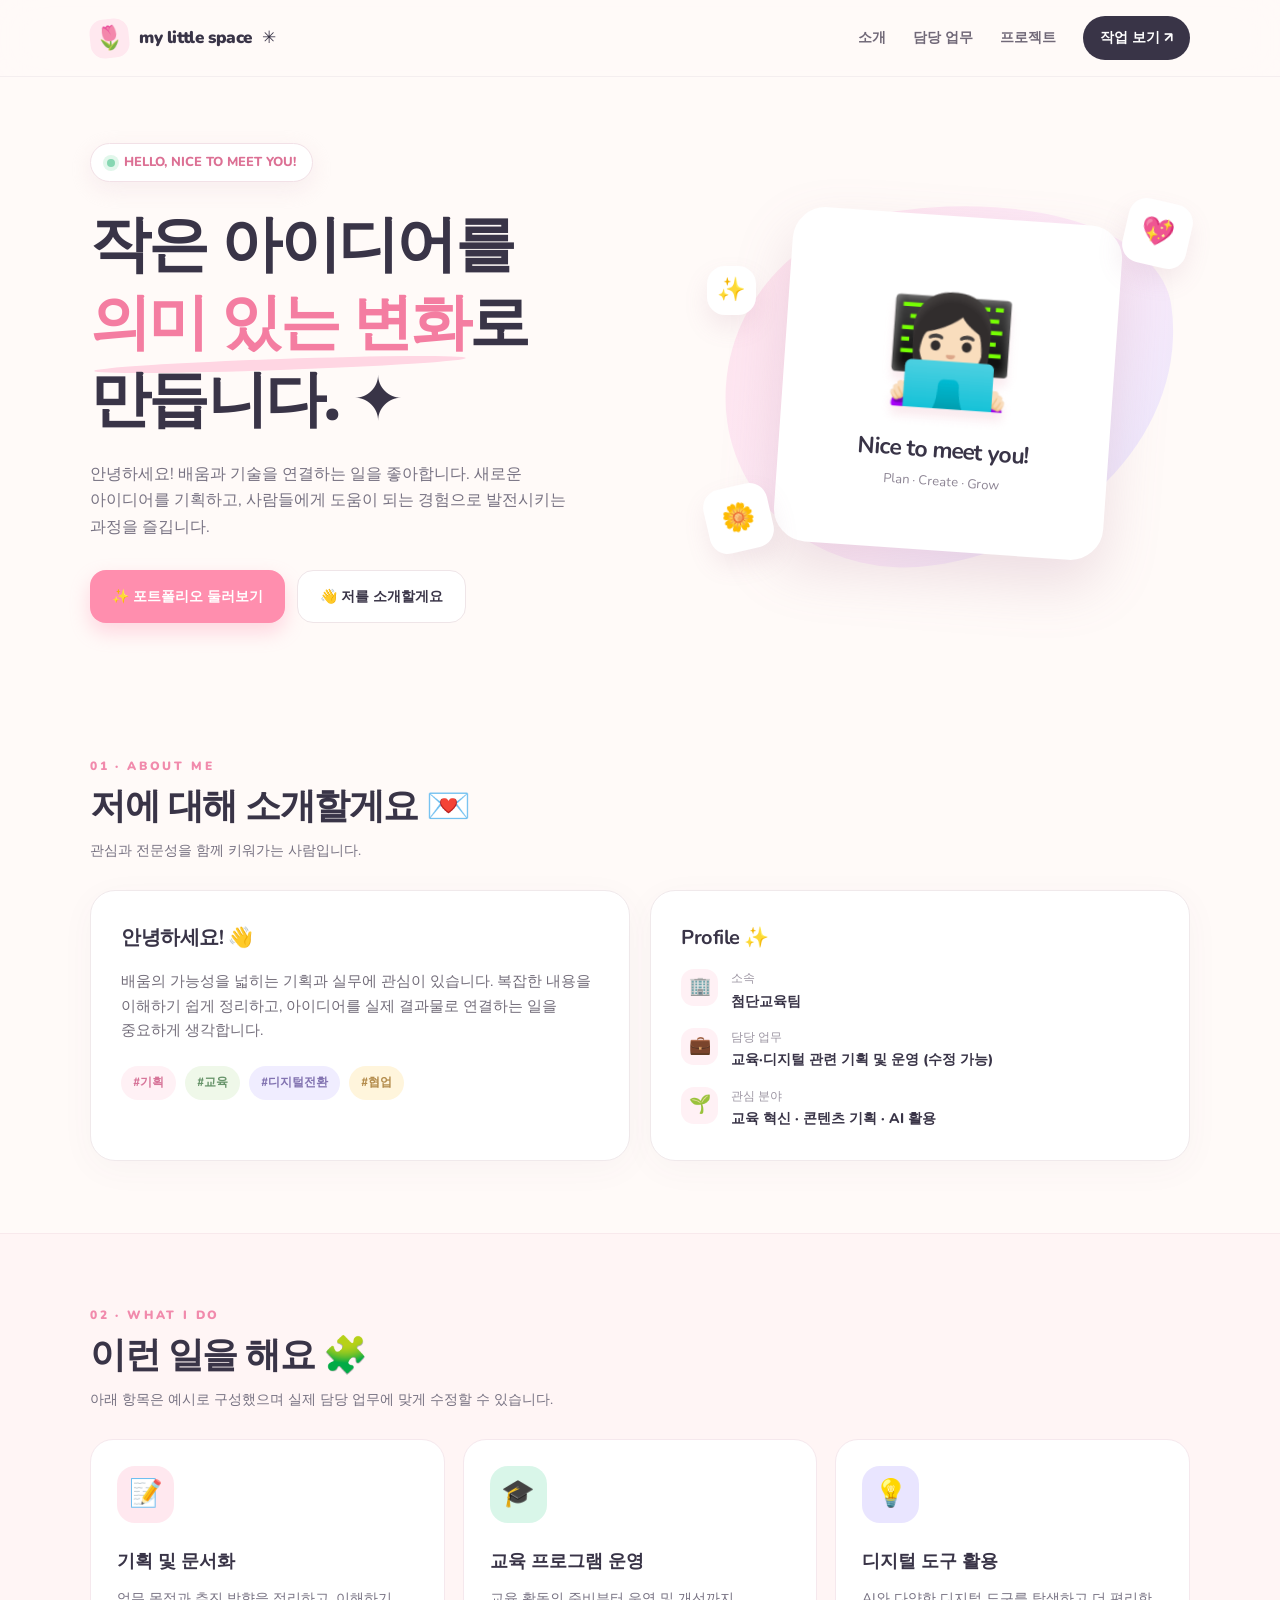
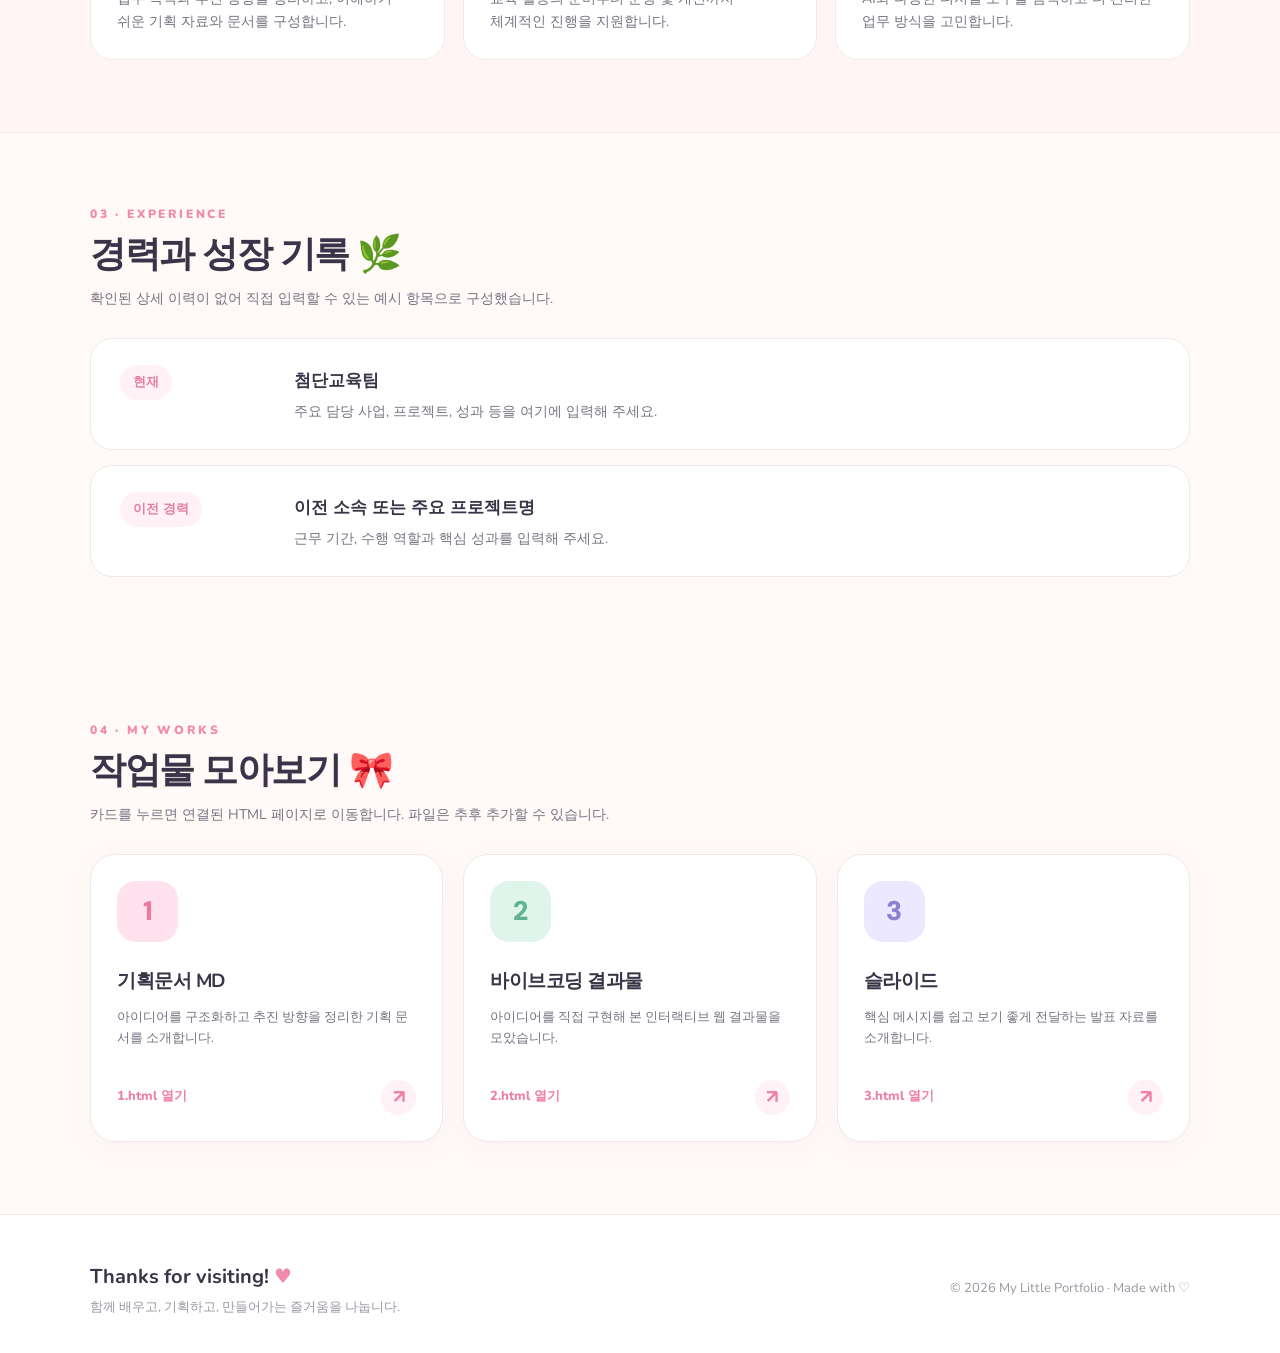
<file: index.html>
<!DOCTYPE html>
<html lang="ko">
<head>
  <meta charset="UTF-8" />
  <meta name="viewport" content="width=device-width, initial-scale=1" />
  <meta name="theme-color" content="#fff9f8" />
  <meta name="description" content="기획과 아이디어를 연결하는 개인 포트폴리오" />
  <title>My Little Portfolio · 개인 포트폴리오</title>
  <style>
    @import url('https://fonts.googleapis.com/css2?family=DM+Sans:wght@400;500;600;700;800&family=Nunito:wght@500;600;700;800;900&family=Pretendard:wght@400;500;600;700;800;900&display=swap');
    :root{--ink:#393447;--muted:#777282;--pink:#ff8eae;--pink-light:#ffe8ef;--mint:#d9f6e9;--yellow:#fff1c8;--lav:#e9e5ff;--paper:#fffaf8;--white:#fff;--border:#f0e9eb;--shadow:0 18px 50px rgba(105,77,96,.10)}
    *{box-sizing:border-box}html{scroll-behavior:smooth}body{margin:0;color:var(--ink);font-family:'Pretendard','Nunito','DM Sans',system-ui,-apple-system,sans-serif;background:var(--paper);line-height:1.65}a{text-decoration:none;color:inherit}button{font:inherit}::selection{background:#ffcee0;color:#392f3d}
    .wrap{width:min(1100px,calc(100% - 40px));margin:auto}.topbar{position:sticky;z-index:20;top:0;background:rgba(255,250,248,.86);backdrop-filter:blur(20px);border-bottom:1px solid rgba(240,233,235,.7)}.nav{height:76px;display:flex;align-items:center;justify-content:space-between;gap:20px}.brand{display:flex;align-items:center;gap:10px;font-size:17px;font-weight:900;letter-spacing:-.4px}.brand-icon{display:grid;place-items:center;width:39px;height:39px;border-radius:14px;background:var(--pink-light);font-size:23px;transform:rotate(-6deg)}.links{display:flex;align-items:center;gap:27px;font-size:14px;font-weight:700;color:#716978}.links a{transition:color .2s}.links a:hover,.links a:focus-visible{color:#f06d98}.nav-contact{padding:10px 17px;background:var(--ink);color:#fff!important;border-radius:999px}.nav-contact:hover{background:#f06d98}
    .hero{position:relative;display:grid;grid-template-columns:1.08fr .92fr;align-items:center;gap:48px;min-height:565px;padding:66px 0 62px}.eyebrow{display:inline-flex;align-items:center;gap:9px;background:#fff;border:1px solid #f2e1e7;padding:8px 16px;border-radius:50px;color:#dc7094;font-size:13px;font-weight:800;box-shadow:0 7px 22px #ecd9df65}.dot{width:8px;height:8px;border-radius:50%;background:#85d7b1;box-shadow:0 0 0 4px #e1f7eb}.hero h1{font-size:clamp(35px,4.8vw,61px);letter-spacing:-2.6px;line-height:1.27;margin:25px 0 21px;font-weight:900}.hero h1 .accent{color:#f47da1;position:relative;white-space:nowrap}.hero h1 .accent:after{content:'';position:absolute;left:1%;bottom:-5px;width:98%;height:11px;border-radius:50%;background:#ffd6e3;z-index:-1;transform:rotate(-2deg)}.lead{font-size:16px;color:var(--muted);max-width:495px;word-break:keep-all;margin:0}.hero-actions{display:flex;gap:12px;margin-top:30px;flex-wrap:wrap}.btn{display:inline-flex;align-items:center;justify-content:center;gap:9px;border:0;border-radius:16px;padding:14px 22px;font-weight:800;font-size:14px;cursor:pointer;transition:transform .18s,box-shadow .18s,background .18s}.btn:hover{transform:translateY(-3px);box-shadow:0 10px 22px #aa7d9340}.btn:active{transform:translateY(1px) scale(.98)}.btn-main{background:#ff8eae;color:#fff;box-shadow:0 9px 20px #ff8eae55}.btn-light{background:#fff;border:1px solid #efe5e8}.hero-art{position:relative;min-height:405px;display:grid;place-items:center}.blob{position:absolute;inset:24px 10px 25px 18px;border-radius:43% 57% 60% 40% / 52% 37% 63% 48%;background:linear-gradient(135deg,#ffe4ed,#fceaf8 57%,#e7e7ff);transform:rotate(-8deg)}.portrait{position:relative;width:min(330px,80%);height:335px;background:#fff;border:8px solid #fff;border-radius:33px;box-shadow:0 25px 55px #a9738f35;display:flex;flex-direction:column;justify-content:center;align-items:center;transform:rotate(4deg)}.portrait .face{font-size:105px;filter:drop-shadow(0 9px 5px #efc4cf55);line-height:1.5}.portrait strong{font-size:23px;letter-spacing:-.7px}.portrait p{margin:2px 0 0;color:#8d8594;font-size:13px}.sticker{position:absolute;display:grid;place-items:center;background:white;box-shadow:0 12px 25px #a9738f20;border-radius:18px;font-size:27px;width:65px;height:65px;animation:bob 4s ease-in-out infinite}.sticker.one{top:20px;right:0;transform:rotate(13deg)}.sticker.two{bottom:35px;left:0;transform:rotate(-13deg);animation-delay:1s}.sticker.three{top:85px;left:1px;width:49px;height:49px;font-size:23px;animation-delay:2s}@keyframes bob{50%{translate:0 -9px}}
    .section{padding:72px 0}.section-head{display:flex;align-items:end;justify-content:space-between;gap:20px;margin-bottom:28px}.kicker{font-size:12px;text-transform:uppercase;font-weight:900;letter-spacing:2.8px;color:#f18aac;margin-bottom:7px}.section h2{font-weight:900;letter-spacing:-1.5px;line-height:1.3;font-size:clamp(27px,3vw,36px);margin:0}.section-sub{color:var(--muted);font-size:14px;margin:8px 0 0}.about-grid{display:grid;grid-template-columns:1fr 1fr;gap:20px}.panel{border:1px solid var(--border);border-radius:25px;background:#fff;box-shadow:0 8px 35px #6e51620a;padding:30px}.panel h3{margin:0 0 15px;font-size:20px;letter-spacing:-.5px}.panel p{margin:0;color:#736d7a;font-size:15px;word-break:keep-all}.profile-items{display:grid;gap:15px}.profile-item{display:flex;align-items:flex-start;gap:13px;font-size:14px}.mini-icon{flex:none;width:37px;height:37px;display:grid;place-items:center;background:#fff1f5;border-radius:13px;font-size:18px}.profile-item small{display:block;font-size:12px;color:#9c95a2;margin-bottom:1px}.profile-item strong{font-size:14px;font-weight:800}.chipset{display:flex;gap:9px;flex-wrap:wrap;margin-top:23px}.chip{display:inline-block;border-radius:999px;padding:7px 12px;font-size:12px;font-weight:800;background:#fff1f5;color:#d77599}.chip:nth-child(2){background:#eff8e9;color:#67946a}.chip:nth-child(3){background:#f0edff;color:#8273b1}.chip:nth-child(4){background:#fff5dc;color:#b48c4c}
    .work{background:#fff5f5;border-top:1px solid #f8e9ec;border-bottom:1px solid #f8e9ec}.service-grid{display:grid;grid-template-columns:repeat(3,1fr);gap:18px}.service{border:1px solid #f5e8ed;background:white;border-radius:23px;padding:26px;transition:transform .22s,box-shadow .22s}.service:hover{transform:translateY(-6px);box-shadow:var(--shadow)}.service-icon{display:grid;place-items:center;width:57px;height:57px;font-size:27px;border-radius:18px;margin-bottom:24px}.service:nth-child(1) .service-icon{background:var(--pink-light)}.service:nth-child(2) .service-icon{background:var(--mint)}.service:nth-child(3) .service-icon{background:var(--lav)}.service h3{font-size:18px;margin:0 0 10px}.service p{font-size:14px;color:var(--muted);margin:0;word-break:keep-all}
    .timeline{display:grid;gap:15px}.experience{display:grid;grid-template-columns:150px 1fr;gap:24px;align-items:start;padding:26px 29px;background:#fff;border:1px solid var(--border);border-radius:22px}.period{font-size:13px;font-weight:800;color:#e47f9f;background:#fff1f5;width:fit-content;border-radius:999px;padding:7px 13px}.experience h3{font-size:17px;margin:2px 0 5px}.experience p{font-size:14px;color:var(--muted);margin:0}.hint{display:inline-block;font-size:12px;color:#a0959e;margin-top:14px}.project-grid{display:grid;grid-template-columns:repeat(3,1fr);gap:20px}.project{display:flex;flex-direction:column;min-height:288px;border-radius:25px;background:white;padding:26px;border:1px solid #f0e8ec;box-shadow:0 7px 25px #a58b9b12;transition:transform .2s,box-shadow .2s}.project:hover{transform:translateY(-7px);box-shadow:var(--shadow)}.project:active{transform:scale(.985)}.project .number{width:61px;height:61px;display:grid;place-items:center;border-radius:19px;font-weight:900;font-family:'DM Sans',sans-serif;font-size:27px;margin-bottom:24px}.project:nth-child(1) .number{background:#ffe2ed;color:#ed79a1}.project:nth-child(2) .number{background:#dff5ec;color:#61b28f}.project:nth-child(3) .number{background:#ebe8ff;color:#8d80d0}.project h3{font-size:19px;margin:0 0 10px;letter-spacing:-.5px}.project p{font-size:13px;color:var(--muted);line-height:1.6;margin:0}.project .go{margin-top:auto;display:flex;align-items:center;justify-content:space-between;padding-top:24px;font-weight:800;font-size:13px;color:#ef7fa3}.arrow{display:grid;place-items:center;border-radius:50%;width:35px;height:35px;background:#fff1f5;font-size:19px;transition:transform .2s}.project:hover .arrow{transform:translateX(4px)}
    .footer{padding:45px 0 35px;background:#fff;border-top:1px solid var(--border)}.footer-inside{display:flex;align-items:center;justify-content:space-between;gap:15px}.footer h3{font-size:20px;margin:0 0 4px}.footer p{font-size:13px;color:#9c95a2;margin:0}.footer .heart{color:#f18aac}.reveal{opacity:0;transform:translateY(16px);transition:opacity .55s ease,transform .55s ease}.reveal.visible{opacity:1;transform:translateY(0)}.toast{position:fixed;bottom:25px;left:50%;transform:translate(-50%,20px);background:#393447;color:white;border-radius:15px;padding:11px 18px;opacity:0;pointer-events:none;transition:.2s;z-index:50;font-size:13px;box-shadow:0 12px 28px #1d10232b}.toast.show{opacity:1;transform:translate(-50%,0)}
    @media(max-width:780px){.wrap{width:min(100% - 32px,620px)}.nav{height:66px}.links{gap:14px;font-size:12px}.links a:nth-child(2),.links a:nth-child(3){display:none}.nav-contact{padding:8px 12px}.hero{grid-template-columns:1fr;gap:10px;text-align:center;padding:55px 0 42px}.hero h1{font-size:clamp(34px,7.4vw,51px);letter-spacing:-1.7px}.hero .lead{margin:auto}.hero-actions{justify-content:center}.hero-art{min-height:335px;max-width:410px;width:100%;margin:auto}.portrait{height:275px;width:255px}.portrait .face{font-size:86px}.portrait strong{font-size:19px}.blob{inset:12px 30px}.sticker.one{right:15px}.sticker.two{left:20px}.section{padding:55px 0}.about-grid{grid-template-columns:1fr}.service-grid,.project-grid{grid-template-columns:1fr}.service{padding:23px}.service-icon{margin-bottom:12px}.project{min-height:240px}.experience{grid-template-columns:1fr;gap:11px;padding:23px}.footer-inside{align-items:flex-start;flex-direction:column}.section-head{align-items:start}}
    @media(max-width:390px){.brand{font-size:14px}.links{gap:8px}.nav-contact{font-size:11px}.hero h1{font-size:32px}.panel{padding:22px}.hero-actions .btn{padding:12px 16px}}
    @media(prefers-reduced-motion:reduce){*,*:before,*:after{scroll-behavior:auto!important;animation:none!important;transition:none!important}.reveal{opacity:1;transform:none}}
  </style>
</head>
<body>
  <!-- ✏️ 수정 팁: 아래 이름/소개/경력은 원하는 실제 정보로 바꿔 사용하세요. -->
  <header class="topbar">
    <div class="wrap nav">
      <a href="#home" class="brand" aria-label="홈으로"><span class="brand-icon" aria-hidden="true">🌷</span> my little space<span aria-hidden="true">✳</span></a>
      <nav class="links" aria-label="메인 메뉴">
        <a href="#about">소개</a><a href="#work">담당 업무</a><a href="#projects">프로젝트</a><a href="#projects" class="nav-contact">작업 보기 ↗</a>
      </nav>
    </div>
  </header>
  <main>
    <section class="wrap hero" id="home">
      <div>
        <div class="eyebrow"><span class="dot"></span> HELLO, NICE TO MEET YOU!</div>
        <h1>작은 아이디어를<br><span class="accent">의미 있는 변화</span>로<br>만듭니다. <span aria-hidden="true">✦</span></h1>
        <p class="lead">안녕하세요! 배움과 기술을 연결하는 일을 좋아합니다. 새로운 아이디어를 기획하고, 사람들에게 도움이 되는 경험으로 발전시키는 과정을 즐깁니다.</p>
        <div class="hero-actions"><a class="btn btn-main" href="#projects">✨ 포트폴리오 둘러보기</a><a class="btn btn-light" href="#about">👋 저를 소개할게요</a></div>
      </div>
      <div class="hero-art" aria-label="귀여운 캐릭터 일러스트">
        <div class="blob"></div><div class="portrait"><div class="face" aria-hidden="true">👩🏻‍💻</div><strong>Nice to meet you!</strong><p>Plan · Create · Grow</p></div><div class="sticker one" aria-hidden="true">💖</div><div class="sticker two" aria-hidden="true">🌼</div><div class="sticker three" aria-hidden="true">✨</div>
      </div>
    </section>
    <section class="section wrap reveal" id="about">
      <div class="section-head"><div><div class="kicker">01 · ABOUT ME</div><h2>저에 대해 소개할게요 💌</h2><p class="section-sub">관심과 전문성을 함께 키워가는 사람입니다.</p></div></div>
      <div class="about-grid">
        <article class="panel"><h3>안녕하세요! 👋</h3><p>배움의 가능성을 넓히는 기획과 실무에 관심이 있습니다. 복잡한 내용을 이해하기 쉽게 정리하고, 아이디어를 실제 결과물로 연결하는 일을 중요하게 생각합니다.</p><div class="chipset"><span class="chip">#기획</span><span class="chip">#교육</span><span class="chip">#디지털전환</span><span class="chip">#협업</span></div></article>
        <article class="panel"><h3>Profile ✨</h3><div class="profile-items"><div class="profile-item"><span class="mini-icon">🏢</span><div><small>소속</small><strong>첨단교육팀</strong></div></div><div class="profile-item"><span class="mini-icon">💼</span><div><small>담당 업무</small><strong>교육·디지털 관련 기획 및 운영 (수정 가능)</strong></div></div><div class="profile-item"><span class="mini-icon">🌱</span><div><small>관심 분야</small><strong>교육 혁신 · 콘텐츠 기획 · AI 활용</strong></div></div></div></article>
      </div>
    </section>
    <section class="section work" id="work"><div class="wrap reveal"><div class="section-head"><div><div class="kicker">02 · WHAT I DO</div><h2>이런 일을 해요 🧩</h2><p class="section-sub">아래 항목은 예시로 구성했으며 실제 담당 업무에 맞게 수정할 수 있습니다.</p></div></div><div class="service-grid"><article class="service"><div class="service-icon">📝</div><h3>기획 및 문서화</h3><p>업무 목적과 추진 방향을 정리하고, 이해하기 쉬운 기획 자료와 문서를 구성합니다.</p></article><article class="service"><div class="service-icon">🎓</div><h3>교육 프로그램 운영</h3><p>교육 활동의 준비부터 운영 및 개선까지 체계적인 진행을 지원합니다.</p></article><article class="service"><div class="service-icon">💡</div><h3>디지털 도구 활용</h3><p>AI와 다양한 디지털 도구를 탐색하고 더 편리한 업무 방식을 고민합니다.</p></article></div></div></section>
    <section class="section wrap reveal" id="career"><div class="section-head"><div><div class="kicker">03 · EXPERIENCE</div><h2>경력과 성장 기록 🌿</h2><p class="section-sub">확인된 상세 이력이 없어 직접 입력할 수 있는 예시 항목으로 구성했습니다.</p></div></div><div class="timeline"><article class="experience"><div class="period">현재</div><div><h3>첨단교육팀</h3><p>주요 담당 사업, 프로젝트, 성과 등을 여기에 입력해 주세요.</p></div></article><article class="experience"><div class="period">이전 경력</div><div><h3>이전 소속 또는 주요 프로젝트명</h3><p>근무 기간, 수행 역할과 핵심 성과를 입력해 주세요.</p></div></article></div></section>
    <section class="section wrap reveal" id="projects"><div class="section-head"><div><div class="kicker">04 · MY WORKS</div><h2>작업물 모아보기 🎀</h2><p class="section-sub">카드를 누르면 연결된 HTML 페이지로 이동합니다. 파일은 추후 추가할 수 있습니다.</p></div></div><div class="project-grid"><a class="project" href="1.html" aria-label="1번 기획문서 MD 페이지 열기"><div class="number">1</div><h3>기획문서 MD</h3><p>아이디어를 구조화하고 추진 방향을 정리한 기획 문서를 소개합니다.</p><div class="go"><span>1.html 열기</span><span class="arrow">↗</span></div></a><a class="project" href="2.html" aria-label="2번 바이브코딩 결과물 페이지 열기"><div class="number">2</div><h3>바이브코딩 결과물</h3><p>아이디어를 직접 구현해 본 인터랙티브 웹 결과물을 모았습니다.</p><div class="go"><span>2.html 열기</span><span class="arrow">↗</span></div></a><a class="project" href="3.html" aria-label="3번 슬라이드 페이지 열기"><div class="number">3</div><h3>슬라이드</h3><p>핵심 메시지를 쉽고 보기 좋게 전달하는 발표 자료를 소개합니다.</p><div class="go"><span>3.html 열기</span><span class="arrow">↗</span></div></a></div></section>
  </main>
  <footer class="footer"><div class="wrap footer-inside"><div><h3>Thanks for visiting! <span class="heart">♥</span></h3><p>함께 배우고, 기획하고, 만들어가는 즐거움을 나눕니다.</p></div><p>© <span id="year">2026</span> My Little Portfolio · Made with ♡</p></div></footer>
  <script>
    document.getElementById('year').textContent = new Date().getFullYear();
    // 스크롤 시 섹션이 자연스럽게 나타납니다.
    if ('IntersectionObserver' in window) {
      const observer = new IntersectionObserver(entries => {entries.forEach(entry => {if(entry.isIntersecting){entry.target.classList.add('visible');observer.unobserve(entry.target)}})}, {threshold:.08});
      document.querySelectorAll('.reveal').forEach(el => observer.observe(el));
    } else {document.querySelectorAll('.reveal').forEach(el => el.classList.add('visible'))}
  </script>
</body>
</html>
</file>
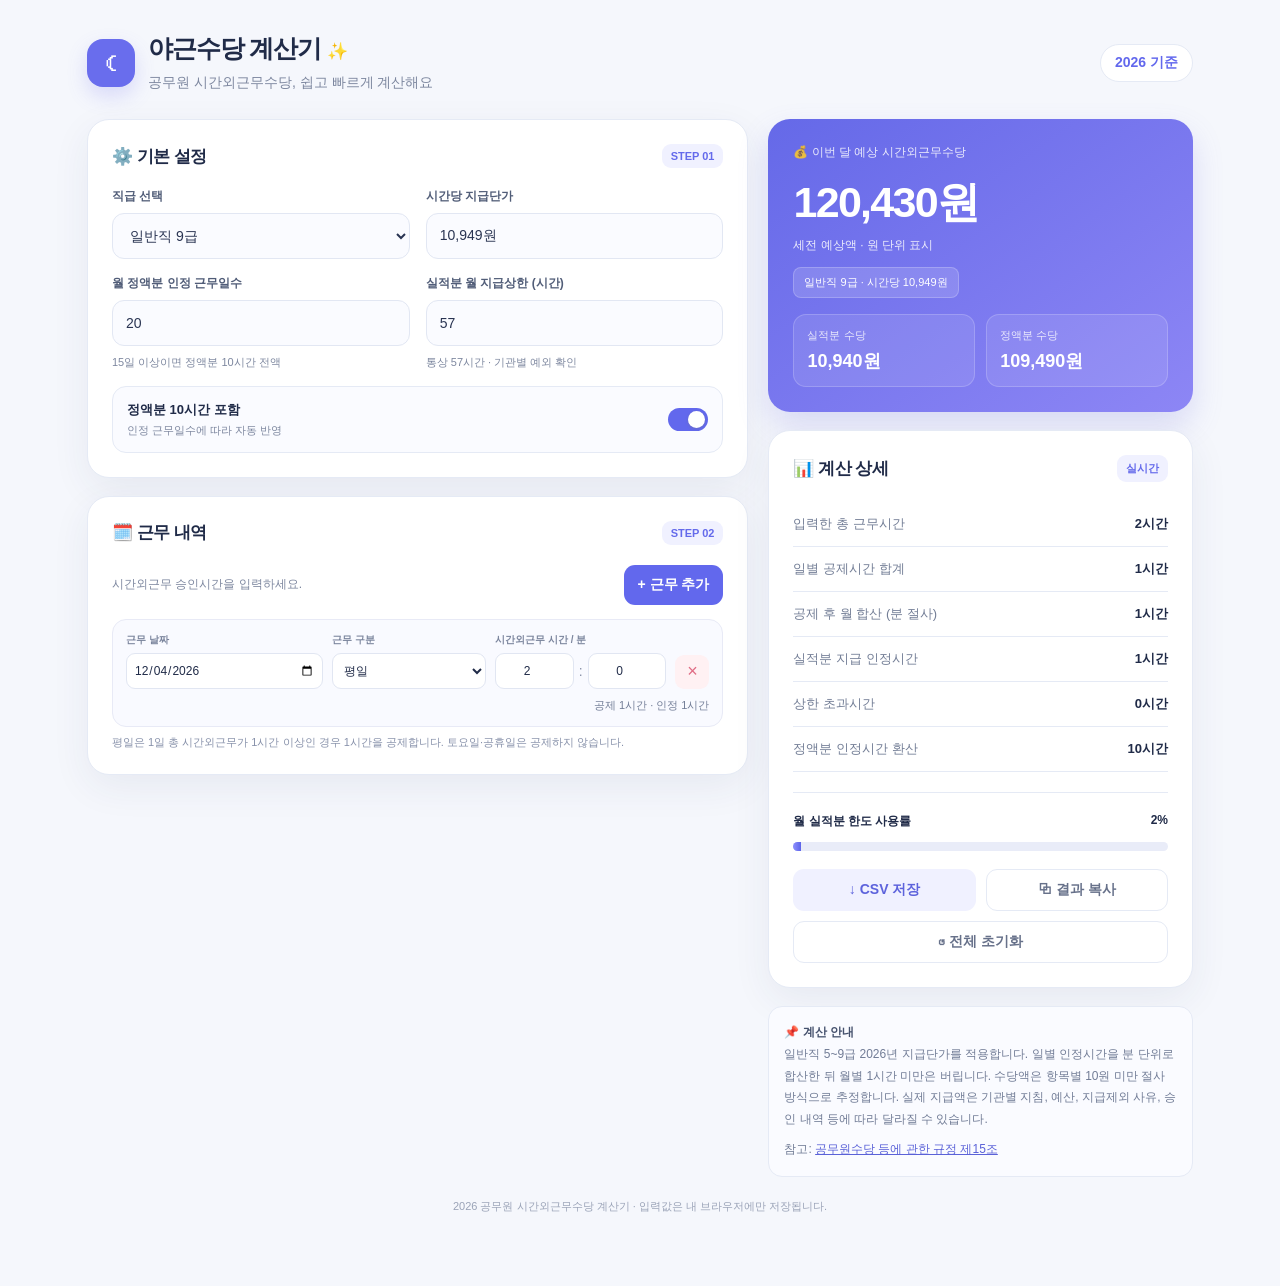
<file: 2.html>
<!doctype html>
<html lang="ko">
<head>
<meta charset="UTF-8"><meta name="viewport" content="width=device-width,initial-scale=1"><meta name="theme-color" content="#f5f7ff">
<title>2026 공무원 야근수당 계산기</title>
<style>
:root{--ink:#202b48;--muted:#7d879f;--line:#e5eaf5;--blue:#6268ed;--light:#f6f7fc;--lav:#eef0ff;--green:#218873;--shadow:0 12px 38px rgba(42,53,99,.07)}*{box-sizing:border-box}body{margin:0;background:#f5f7fc;color:var(--ink);font-family:Pretendard,'Apple SD Gothic Neo','Malgun Gothic',sans-serif;font-size:14px}button,input,select{font:inherit}button{cursor:pointer}button:focus-visible,input:focus-visible,select:focus-visible{outline:3px solid #a9acfa;outline-offset:2px}.wrap{max-width:1150px;margin:auto;padding:32px 22px 72px}.top{display:flex;justify-content:space-between;align-items:center;gap:16px;margin-bottom:26px}.brand{display:flex;gap:13px;align-items:center}.logo{display:grid;place-items:center;width:48px;height:48px;border-radius:16px;background:#696ded;color:white;font-size:25px;box-shadow:0 9px 20px #686ced35}h1{font-size:25px;letter-spacing:-1.1px;margin:0 0 6px}.sub{color:var(--muted);margin:0;line-height:1.6}.year{background:white;border:1px solid var(--line);border-radius:100px;padding:9px 14px;color:var(--blue);font-weight:800;white-space:nowrap}.layout{display:grid;grid-template-columns:minmax(0,1.34fr) minmax(310px,.86fr);gap:20px;align-items:start}.panel{background:white;border:1px solid var(--line);border-radius:22px;padding:24px;box-shadow:var(--shadow)}.panel+.panel{margin-top:18px}.heading{display:flex;align-items:center;justify-content:space-between;gap:12px;margin-bottom:20px}.heading h2{font-size:17px;letter-spacing:-.5px;margin:0}.tag{font-size:11px;font-weight:800;color:#646aeb;background:#f0f1ff;padding:6px 9px;border-radius:9px}.fields{display:grid;grid-template-columns:1fr 1fr;gap:16px}.field{display:flex;flex-direction:column;gap:8px}.field label,.field .fieldlabel{font-size:12px;font-weight:800;color:#515d78}.ctrl{width:100%;border:1px solid #e2e7f3;background:#fafbff;border-radius:12px;padding:12px 13px;color:#293452;min-height:46px}.hint{font-size:11px;color:var(--muted);line-height:1.5}.inline{display:flex;align-items:center;gap:10px}.switch{position:relative;width:40px;height:23px;display:inline-flex;flex:none}.switch input{opacity:0;position:absolute}.switch span{width:40px;height:23px;border-radius:22px;background:#d5dbea;transition:.2s}.switch span:after{content:'';position:absolute;left:3px;top:3px;width:17px;height:17px;border-radius:50%;background:white;transition:.2s;box-shadow:0 1px 3px #7775}.switch input:checked+span{background:var(--blue)}.switch input:checked+span:after{transform:translateX(17px)}.switch input:focus-visible+span{outline:3px solid #a9acfa}.toggle-box{background:#fafbff;border:1px solid var(--line);border-radius:14px;padding:14px;margin-top:15px;display:flex;align-items:center;justify-content:space-between;gap:12px}.toggle-box strong{display:block;font-size:13px}.toggle-box small{color:var(--muted);display:block;margin-top:4px;font-size:11px}.divider{border-top:1px solid var(--line);margin:20px 0}.addbar{display:flex;justify-content:space-between;align-items:center;gap:10px;margin-bottom:14px}.addbar p{margin:0;color:var(--muted);font-size:12px}.btn{border:0;border-radius:11px;padding:11px 14px;font-weight:800;transition:transform .15s,background .15s}.btn:active{transform:scale(.97)}.primary{background:var(--blue);color:#fff}.primary:hover{background:#555bdd}.secondary{background:#f0f1ff;color:#5d63dc}.ghost{background:white;border:1px solid var(--line);color:#67718a}.danger{border:0;background:#fff1f3;color:#e06c84;border-radius:9px;width:34px;height:34px;font-size:18px}.entries{display:flex;flex-direction:column;gap:10px}.entry{background:#f9faff;border:1px solid #e8eaf6;border-radius:14px;padding:13px;display:grid;grid-template-columns:minmax(128px,1.15fr) minmax(98px,.9fr) minmax(130px,1fr) 34px;gap:9px;align-items:end}.entry label{display:block;font-size:10px;font-weight:800;color:#7b859d;margin-bottom:6px}.entry input,.entry select{width:100%;min-width:0;border:1px solid #e1e6f2;border-radius:9px;padding:9px 7px;background:white;color:var(--ink);height:36px;font-size:12px}.time-input{display:flex;gap:5px;align-items:center}.time-input input{min-width:0;width:50%;text-align:center}.time-input span{color:#8a93a9}.entry .earned{grid-column:1/-1;font-size:11px;color:#727d97;text-align:right}.empty{padding:22px;text-align:center;color:var(--muted);background:#f9faff;border-radius:14px}.summary{background:linear-gradient(145deg,#6569e8,#8d86f5);padding:25px;border-radius:22px;color:white;box-shadow:0 14px 30px #6d70df35}.summary .tiny{font-size:12px;opacity:.87}.amount{font-size:clamp(29px,4vw,43px);font-weight:900;letter-spacing:-1.7px;margin:13px 0 5px;font-variant-numeric:tabular-nums}.summary .badge{display:inline-block;margin-top:13px;background:#ffffff25;border:1px solid #ffffff35;border-radius:8px;padding:7px 10px;font-size:11px}.statgrid{display:grid;grid-template-columns:1fr 1fr;gap:11px;margin-top:16px}.stat{background:#ffffff19;border:1px solid #ffffff30;border-radius:13px;padding:13px}.stat span{display:block;font-size:11px;opacity:.83}.stat strong{display:block;font-size:18px;margin-top:6px}.line{display:flex;justify-content:space-between;align-items:center;gap:10px;padding:13px 0;border-bottom:1px solid var(--line);font-size:13px}.line:last-child{border-bottom:0}.line span{color:#737e96}.line strong{font-variant-numeric:tabular-nums}.progress{height:9px;background:#e9ecf8;border-radius:20px;overflow:hidden;margin-top:12px}.progress>div{height:100%;background:linear-gradient(90deg,#8e90fd,#5d64e9);transition:width .25s}.actions{display:grid;grid-template-columns:1fr 1fr;gap:10px;margin-top:18px}.notice{border:1px solid #e5eaf5;border-radius:14px;background:#fafbff;padding:15px;margin-top:18px;color:#717c96;font-size:12px;line-height:1.8}.notice strong{color:#45516d}.source a{color:#5b62d8;word-break:break-all}.footer{margin-top:22px;text-align:center;color:#9aa3b7;font-size:11px}.custom-row{display:none;margin-top:12px}.custom-row.on{display:flex}.mini{font-size:11px;color:#8791aa;margin-top:8px}.toast{position:fixed;bottom:25px;left:50%;transform:translateX(-50%);background:#293555;color:white;padding:12px 19px;border-radius:12px;box-shadow:var(--shadow);opacity:0;pointer-events:none;transition:.2s;z-index:10}.toast.show{opacity:1}@media(max-width:850px){.layout{grid-template-columns:1fr}.wrap{max-width:690px}.top{align-items:flex-start}}@media(max-width:550px){.wrap{padding:19px 13px 55px}.top{margin-bottom:20px}.logo{width:42px;height:42px;font-size:21px}h1{font-size:20px}.sub{font-size:12px}.year{font-size:11px;padding:8px 10px}.panel{padding:17px;border-radius:17px}.fields{gap:12px}.entry{grid-template-columns:1fr 1fr 34px}.entry>div:first-child{grid-column:1/2}.entry>div:nth-child(2){grid-column:2/3}.entry>div:nth-child(3){grid-column:1/3}.entry>.danger{grid-column:3;grid-row:1/3;align-self:center}.entry .earned{grid-column:1/-1}.amount{font-size:34px}}
</style>
</head>
<body>
<main class="wrap"><header class="top"><div class="brand"><div class="logo">☾</div><div><h1>야근수당 계산기 <span style="font-size:17px">✨</span></h1><p class="sub">공무원 시간외근무수당, 쉽고 빠르게 계산해요</p></div></div><div class="year">2026 기준</div></header>
<div class="layout"><section><div class="panel"><div class="heading"><h2>⚙️ 기본 설정</h2><span class="tag">STEP 01</span></div><div class="fields"><div class="field"><label for="grade">직급 선택</label><select id="grade" class="ctrl"><option value="9">일반직 9급</option><option value="8">일반직 8급</option><option value="7">일반직 7급</option><option value="6">일반직 6급</option><option value="5">일반직 5급</option><option value="custom">직접 입력 (기타 직종)</option></select></div><div class="field"><label for="rateView">시간당 지급단가</label><input id="rateView" class="ctrl" readonly aria-label="시간당 지급단가"></div><div class="field"><label for="days">월 정액분 인정 근무일수</label><input id="days" type="number" class="ctrl" min="0" max="31" step="1" value="20"><div class="hint">15일 이상이면 정액분 10시간 전액</div></div><div class="field"><label for="limit">실적분 월 지급상한 (시간)</label><input id="limit" type="number" class="ctrl" value="57" min="0" max="300" step="1"><div class="hint">통상 57시간 · 기관별 예외 확인</div></div></div><div class="custom-row field" id="customRow"><label for="customRate">직접 입력 단가 (원/시간)</label><input id="customRate" class="ctrl" type="number" min="0" step="1" value="10949"></div><div class="toggle-box"><div><strong>정액분 10시간 포함</strong><small>인정 근무일수에 따라 자동 반영</small></div><label class="switch"><input type="checkbox" id="fixed" checked aria-label="정액분 포함"><span></span></label></div></div>
<div class="panel"><div class="heading"><h2>🗓️ 근무 내역</h2><span class="tag">STEP 02</span></div><div class="addbar"><p>시간외근무 승인시간을 입력하세요.</p><button class="btn primary" id="add" type="button">+ 근무 추가</button></div><div class="entries" id="entries"></div><div class="mini">평일은 1일 총 시간외근무가 1시간 이상인 경우 1시간을 공제합니다. 토요일·공휴일은 공제하지 않습니다.</div></div></section>
<aside><div class="summary" aria-live="polite"><div class="tiny">💰 이번 달 예상 시간외근무수당</div><div class="amount" id="total">0원</div><div class="tiny">세전 예상액 · 원 단위 표시</div><div class="badge" id="gradeBadge">일반직 9급 · 시간당 10,949원</div><div class="statgrid"><div class="stat"><span>실적분 수당</span><strong id="actualPay">0원</strong></div><div class="stat"><span>정액분 수당</span><strong id="fixedPay">0원</strong></div></div></div><div class="panel" style="margin-top:18px"><div class="heading"><h2>📊 계산 상세</h2><span class="tag">실시간</span></div><div class="line"><span>입력한 총 근무시간</span><strong id="raw">0시간</strong></div><div class="line"><span>일별 공제시간 합계</span><strong id="deduct">0시간</strong></div><div class="line"><span>공제 후 월 합산 (분 절사)</span><strong id="recognized">0시간</strong></div><div class="line"><span>실적분 지급 인정시간</span><strong id="paid">0시간</strong></div><div class="line"><span>상한 초과시간</span><strong id="over">0시간</strong></div><div class="line"><span>정액분 인정시간 환산</span><strong id="fixedHours">10시간</strong></div><div class="divider"></div><div style="display:flex;justify-content:space-between;font-size:12px;font-weight:800"><span>월 실적분 한도 사용률</span><span id="percent">0%</span></div><div class="progress"><div id="bar" style="width:0%"></div></div><div class="actions"><button class="btn secondary" id="csv">↓ CSV 저장</button><button class="btn ghost" id="copy">⧉ 결과 복사</button></div><button class="btn ghost" id="reset" style="width:100%;margin-top:10px">↺ 전체 초기화</button></div><div class="notice"><strong>📌 계산 안내</strong><br>일반직 5~9급 2026년 지급단가를 적용합니다. 일별 인정시간을 분 단위로 합산한 뒤 월별 1시간 미만은 버립니다. 수당액은 항목별 10원 미만 절사 방식으로 추정합니다. 실제 지급액은 기관별 지침, 예산, 지급제외 사유, 승인 내역 등에 따라 달라질 수 있습니다.<div class="source" style="margin-top:9px">참고: <a href="https://www.law.go.kr/lsLinkCommonInfo.do?chrClsCd=010202&lsJoLnkSeq=1030436603" target="_blank" rel="noopener">공무원수당 등에 관한 규정 제15조</a></div></div></aside></div><footer class="footer">2026 공무원 시간외근무수당 계산기 · 입력값은 내 브라우저에만 저장됩니다.</footer></main><div class="toast" id="toast" role="status"></div>
<script>
(()=>{'use strict';const $=id=>document.getElementById(id),rates={5:16053,6:13692,7:12368,8:12113,9:10949},STORE='overtime-calc-2026-v1';let entries=[],last=null;const won=n=>Math.round(n).toLocaleString('ko-KR')+'원',fmt=m=>{m=Math.max(0,Math.round(m));return Math.floor(m/60)+'시간'+(m%60?' '+m%60+'분':'')},ten=n=>Math.floor(Math.max(0,n)/10)*10,clamp=(n,min,max)=>Math.min(max,Math.max(min,Number.isFinite(n)?n:min));function toast(msg){$('toast').textContent=msg;$('toast').classList.add('show');clearTimeout(toast.t);toast.t=setTimeout(()=>$('toast').classList.remove('show'),2300)}function dateNow(){const d=new Date();return `${d.getFullYear()}-${String(d.getMonth()+1).padStart(2,'0')}-${String(d.getDate()).padStart(2,'0')}`}function dayType(date){if(!date)return 'weekday';const d=new Date(date+'T12:00:00').getDay();return d===0||d===6?'holiday':'weekday'}function newEntry(){return {id:Math.random().toString(36).slice(2,10),date:dateNow(),type:dayType(dateNow()),hours:2,minutes:0}}function save(){try{localStorage.setItem(STORE,JSON.stringify({grade:$('grade').value,customRate:$('customRate').value,days:$('days').value,limit:$('limit').value,fixed:$('fixed').checked,entries}))}catch(e){}}function rate(){return $('grade').value==='custom'?clamp(+$('customRate').value,0,1000000):rates[$('grade').value]}function isValidDate(s){return /^\d{4}-\d{2}-\d{2}$/.test(s)&&!isNaN(new Date(s+'T12:00:00'))}function renderEntries(){const el=$('entries');el.replaceChildren();if(!entries.length){let e=document.createElement('div');e.className='empty';e.textContent='아직 근무 내역이 없어요. + 근무 추가를 눌러주세요.';el.append(e);return}entries.forEach((row,i)=>{let div=document.createElement('div');div.className='entry';div.innerHTML=`<div><label>근무 날짜</label><input type="date" data-key="date" aria-label="${i+1}번 근무 날짜"></div><div><label>근무 구분</label><select data-key="type" aria-label="${i+1}번 근무 구분"><option value="weekday">평일</option><option value="holiday">토·공휴일</option></select></div><div><label>시간외근무 시간 / 분</label><div class="time-input"><input type="number" min="0" max="24" step="1" data-key="hours" aria-label="${i+1}번 시간"><span>:</span><input type="number" min="0" max="59" step="1" data-key="minutes" aria-label="${i+1}번 분"></div></div><button class="danger" type="button" title="근무 내역 삭제" aria-label="${i+1}번 근무 삭제">×</button><div class="earned" data-earned></div>`;div.querySelector('[data-key=date]').value=row.date;div.querySelector('[data-key=type]').value=row.type;div.querySelector('[data-key=hours]').value=row.hours;div.querySelector('[data-key=minutes]').value=row.minutes;div.querySelectorAll('[data-key]').forEach(input=>input.addEventListener('change',()=>{const key=input.dataset.key;if(key==='date'){if(!isValidDate(input.value)){toast('올바른 날짜를 입력하세요');renderEntries();return}row.date=input.value;row.type=dayType(row.date);renderEntries()}else if(key==='type'){row.type=input.value;calc()}else{row[key]=clamp(+input.value,0,key==='hours'?24:59);input.value=row[key];calc()}}));div.querySelector('.danger').onclick=()=>{entries=entries.filter(r=>r.id!==row.id);renderEntries();calc()};el.append(div)})}function calc(){const r=rate(),days=clamp(+$('days').value,0,31),limit=clamp(+$('limit').value,0,300),fixed=$('fixed').checked;const computed=entries.map(row=>{const raw=clamp(+row.hours,0,24)*60+clamp(+row.minutes,0,59),deduction=row.type==='weekday'&&raw>=60?60:0;const eligible=row.type==='weekday'&&raw<60?0:Math.max(0,raw-deduction);return {...row,raw,deduction,eligible}});const raw=computed.reduce((s,e)=>s+e.raw,0),deduct=computed.reduce((s,e)=>s+e.deduction,0),eligible=computed.reduce((s,e)=>s+e.eligible,0),monthly=Math.floor(eligible/60),paid=Math.min(monthly,limit),fixedRatio=fixed?Math.min(days,15)/15:0;const actualPay=ten(paid*r),fullFixed=ten(10*r),fixedPay=fixed?fullFixed-ten(fullFixed*(1-fixedRatio)):0,total=actualPay+fixedPay;last={r,days,limit,computed,raw,deduct,monthly,paid,fixedRatio,actualPay,fixedPay,total};$('rateView').value=won(r);$('customRow').classList.toggle('on',$('grade').value==='custom');$('total').textContent=won(total);$('actualPay').textContent=won(actualPay);$('fixedPay').textContent=won(fixedPay);$('gradeBadge').textContent=($('grade').value==='custom'?'직접 설정':`일반직 ${$('grade').value}급`)+' · 시간당 '+won(r);$('raw').textContent=fmt(raw);$('deduct').textContent=fmt(deduct);$('recognized').textContent=monthly+'시간'+(eligible%60?` (잔여 ${eligible%60}분 절사)`:'');$('paid').textContent=paid+'시간';$('over').textContent=Math.max(0,monthly-paid)+'시간';$('fixedHours').textContent=(fixed?(10*fixedRatio).toFixed(fixedRatio===1?0:2):'0')+'시간';const pct=limit?Math.round(monthly/limit*100):monthly?100:0;$('percent').textContent=pct+'%';$('bar').style.width=Math.min(pct,100)+'%';document.querySelectorAll('[data-earned]').forEach((el,i)=>{el.textContent=`공제 ${fmt(computed[i].deduction)} · 인정 ${fmt(computed[i].eligible)}`});save()}function csv(){if(!last)return;const head=['날짜','구분','근무(분)','공제(분)','인정(분)'],rows=last.computed.map(e=>[e.date,e.type==='weekday'?'평일':'토·공휴일',e.raw,e.deduction,e.eligible]);rows.push([],['시간당 단가(원)',last.r],['월 실적 인정시간',last.monthly],['월 지급시간',last.paid],['실적분(원)',last.actualPay],['정액분(원)',last.fixedPay],['예상 합계(원)',last.total]);let content='\ufeff'+[head,...rows].map(row=>row.map(x=>'"'+String(x??'').replace(/"/g,'""')+'"').join(',')).join('\r\n');const url=URL.createObjectURL(new Blob([content],{type:'text/csv;charset=utf-8'}));let a=document.createElement('a');a.href=url;a.download='2026_공무원_야근수당_계산결과.csv';a.click();setTimeout(()=>URL.revokeObjectURL(url),1000);toast('CSV 파일을 저장했어요')}async function copy(){const s=`2026 공무원 시간외근무수당 계산\n시간당 단가: ${won(last.r)}\n월 실적분 인정: ${last.paid}시간\n실적분: ${won(last.actualPay)}\n정액분: ${won(last.fixedPay)}\n예상 합계(세전): ${won(last.total)}`;try{await navigator.clipboard.writeText(s);toast('계산 결과를 복사했어요')}catch(e){let t=document.createElement('textarea');t.value=s;document.body.append(t);t.select();document.execCommand('copy');t.remove();toast('계산 결과를 복사했어요')}}function load(){try{const x=JSON.parse(localStorage.getItem(STORE));if(x){if(x.grade in rates||x.grade==='custom')$('grade').value=x.grade;$('customRate').value=x.customRate??10949;$('days').value=x.days??20;$('limit').value=x.limit??57;$('fixed').checked=x.fixed!==false;entries=Array.isArray(x.entries)?x.entries.filter(e=>e&&typeof e==='object').slice(0,150).map(e=>({id:String(e.id||Math.random()),date:isValidDate(e.date)?e.date:dateNow(),type:e.type==='holiday'?'holiday':'weekday',hours:clamp(+e.hours,0,24),minutes:clamp(+e.minutes,0,59)})):[];return}}catch(e){}entries=[newEntry()]}['grade','customRate','days','limit','fixed'].forEach(id=>$(id).addEventListener('change',calc));$('add').onclick=()=>{if(entries.length>=150){toast('최대 150건까지 추가할 수 있어요');return}entries.push(newEntry());renderEntries();calc()};$('csv').onclick=csv;$('copy').onclick=copy;$('reset').onclick=()=>{if(!confirm('모든 입력 내역을 초기화할까요?'))return;localStorage.removeItem(STORE);$('grade').value='9';$('days').value=20;$('limit').value=57;$('fixed').checked=true;$('customRate').value=10949;entries=[newEntry()];renderEntries();calc();toast('초기화했어요')};load();renderEntries();calc()})();
</script>
</body></html>
</file>
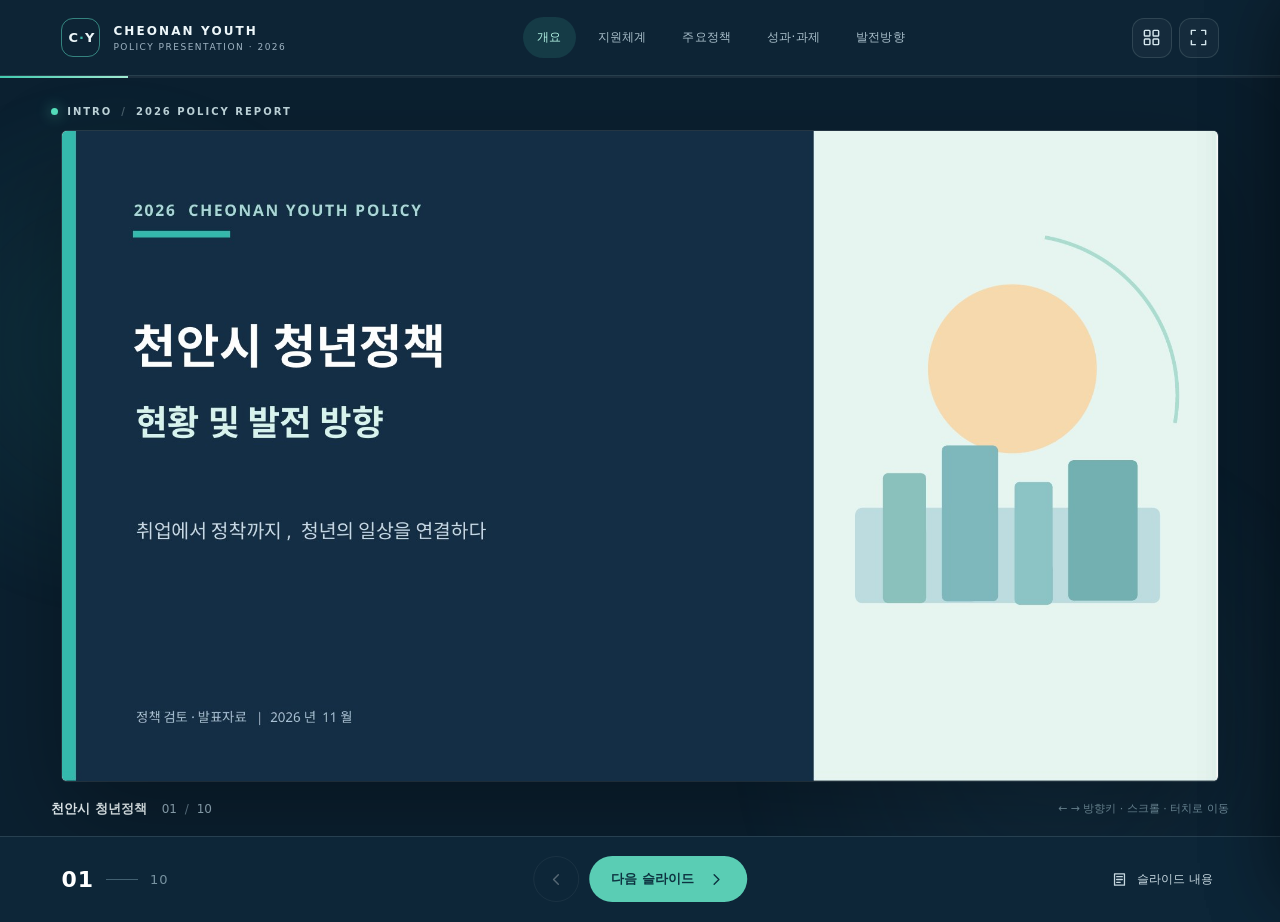
<file: 3.html>
<!doctype html>
<html lang="ko">
<head>
<meta charset="utf-8" />
<meta name="viewport" content="width=device-width, initial-scale=1, viewport-fit=cover" />
<meta name="theme-color" content="#102b40" />
<meta name="description" content="2026 천안시 청년정책 현황 및 발전 방향 — 인터랙티브 웹 프레젠테이션" />
<title>천안시 청년정책 | 2026 웹 프레젠테이션</title>
<link rel="stylesheet" href="./style.css" />
</head>
<body>
<div class="app" id="app">
  <header class="topbar">
    <a class="brand" href="#slide-1" id="brand" aria-label="첫 슬라이드로 이동"><span class="brandmark">C<span>·</span>Y</span><span class="brandwords"><b>CHEONAN YOUTH</b><small>POLICY PRESENTATION · 2026</small></span></a>
    <nav class="desktop-nav" aria-label="슬라이드 섹션">
      <button class="nav-tab active" data-target="0">개요</button><button class="nav-tab" data-target="2">지원체계</button><button class="nav-tab" data-target="3">주요정책</button><button class="nav-tab" data-target="7">성과·과제</button><button class="nav-tab" data-target="8">발전방향</button>
    </nav>
    <div class="toolbar"><button class="icon-btn" id="overviewBtn" title="전체 슬라이드 보기" aria-label="전체 슬라이드 보기"><svg viewBox="0 0 24 24"><rect x="3" y="3" width="7" height="7" rx="1"/><rect x="14" y="3" width="7" height="7" rx="1"/><rect x="3" y="14" width="7" height="7" rx="1"/><rect x="14" y="14" width="7" height="7" rx="1"/></svg></button><button class="icon-btn" id="fullscreenBtn" title="전체화면" aria-label="전체화면"><svg viewBox="0 0 24 24"><path d="M8 3H3v5M16 3h5v5M3 16v5h5M21 16v5h-5"/></svg></button><button class="menu-btn" id="menuBtn" aria-label="메뉴 열기" aria-expanded="false"><span></span><span></span><span></span></button></div>
  </header>
  <div class="progress-track" aria-hidden="true"><div class="progress" id="progress"></div></div>
  <main class="stage" id="stage" tabindex="-1" aria-label="프레젠테이션 슬라이드">
    <div class="ambient ambient-a"></div><div class="ambient ambient-b"></div>
    <div class="presentation-label"><span class="green-dot"></span><span id="sectionName">INTRO</span><span class="label-divider">/</span><span>2026 POLICY REPORT</span></div>
    <div class="slide-shell" id="slideShell"><img id="slideImage" src="./assets/slides/slide-01.jpg" alt="천안시 청년정책 현황 및 발전 방향, 표지 슬라이드" decoding="async" fetchpriority="high" draggable="false" /></div>
    <div class="stage-bottom"><div class="slide-caption"><strong id="slideTitle">천안시 청년정책</strong><span id="slideNumber">01 <em>/</em> 10</span></div><div class="hint">← → 방향키 · 스크롤 · 터치로 이동</div></div>
  </main>
  <footer class="controlbar"><div class="counter"><b id="currentCount">01</b><span class="counter-line"></span><span>10</span></div><div class="transport"><button id="prevBtn" class="round-btn" title="이전 슬라이드" aria-label="이전 슬라이드"><svg viewBox="0 0 24 24"><path d="m14 6-6 6 6 6"/></svg></button><button id="nextBtn" class="next-btn" title="다음 슬라이드" aria-label="다음 슬라이드">다음 슬라이드 <svg viewBox="0 0 24 24"><path d="m10 6 6 6-6 6"/></svg></button></div><button class="transcript-trigger" id="transcriptBtn"><svg viewBox="0 0 24 24"><path d="M5 4h14v16H5zM8 8h8M8 12h8M8 16h5"/></svg> 슬라이드 내용</button></footer>
  <div class="scrim" id="scrim" hidden></div>
  <aside class="drawer" id="drawer" aria-hidden="true"><div class="drawer-head"><div><small>SLIDE OVERVIEW</small><h2>전체 목차 <span>10</span></h2></div><button class="close-btn" id="closeDrawer" aria-label="목차 닫기">×</button></div><div class="thumb-grid" id="thumbGrid"></div><div class="drawer-foot">슬라이드를 선택하면 해당 화면으로 이동합니다.</div></aside>
  <aside class="transcript" id="transcript" aria-hidden="true"><div class="drawer-head"><div><small>ACCESSIBLE CONTENT</small><h2>원본 슬라이드 내용</h2></div><button class="close-btn" id="closeTranscript" aria-label="내용 닫기">×</button></div><div class="transcript-inner"><p class="text-explainer">원본 PPT의 텍스트를 확인할 수 있습니다. 슬라이드 이미지는 원본 레이아웃과 그래픽을 그대로 보존합니다.</p><h3 id="transcriptTitle"></h3><div id="transcriptText" class="transcript-text"></div><button class="copy-btn" id="copyBtn">내용 복사</button></div></aside>
  <div class="toast" id="toast" role="status" aria-live="polite"></div>
</div>
<script src="./script.js" defer></script>
</body>
</html>
</file>
<file: style.css>
:root{--navy:#102b40;--deep:#0b2030;--teal:#39b8aa;--mint:#b9e6d9;--text:#edf7fa;--muted:#a0b5c4;--line:rgba(231,251,249,.12);--bar:76px;--footer:86px}*{box-sizing:border-box}html{scroll-behavior:smooth}body{margin:0;background:var(--deep);color:var(--text);font-family: "Pretendard", "Noto Sans KR", "Apple SD Gothic Neo", system-ui, -apple-system, sans-serif;-webkit-font-smoothing:antialiased}button,a{-webkit-tap-highlight-color:transparent}button{font:inherit;cursor:pointer}button:focus-visible,a:focus-visible{outline:3px solid var(--mint);outline-offset:4px}button:disabled{opacity:.3;cursor:default}.app{min-height:100vh;min-height:100dvh;display:flex;flex-direction:column;overflow:hidden}.topbar{height:var(--bar);flex-shrink:0;padding:0 clamp(18px,4.8vw,84px);display:flex;align-items:center;justify-content:space-between;position:relative;z-index:11;border-bottom:1px solid var(--line);background:rgba(14,37,54,.96)}.brand{display:flex;align-items:center;gap:13px;color:inherit;text-decoration:none;white-space:nowrap}.brandmark{display:flex;align-items:center;justify-content:center;width:39px;height:39px;border:1px solid rgba(92,228,201,.5);border-radius:12px;font-weight:800;font-size:13px;letter-spacing:-1px}.brandmark span{color:var(--teal);padding:0 2px}.brandwords{display:flex;flex-direction:column;gap:4px}.brandwords b{font-size:12px;letter-spacing:2.1px}.brandwords small{font-size:9px;letter-spacing:1.5px;color:var(--muted)}.desktop-nav{display:flex;gap:8px;margin-left:24px}.nav-tab{background:transparent;border:0;color:#a9bfcb;font-size:12px;letter-spacing:.2px;padding:12px 14px;border-radius:30px;transition:.2s}.nav-tab:hover,.nav-tab.active{background:rgba(71,185,173,.15);color:#b4f4e5}.toolbar{display:flex;gap:7px;align-items:center}.icon-btn,.menu-btn{border:1px solid var(--line);color:#d5e7ee;background:rgba(255,255,255,.035);width:40px;height:40px;border-radius:12px;display:grid;place-items:center;transition:.2s}.icon-btn:hover,.menu-btn:hover{background:rgba(255,255,255,.12)}svg{width:19px;height:19px;fill:none;stroke:currentColor;stroke-width:1.8;stroke-linecap:round;stroke-linejoin:round}.menu-btn{display:none;align-content:center;gap:4px;padding:11px}.menu-btn span{width:17px;height:2px;border-radius:2px;background:currentColor;display:block}.progress-track{height:2px;background:rgba(255,255,255,.07);position:relative;z-index:10}.progress{height:100%;width:10%;background:linear-gradient(90deg,#42cbb0,#a0ead2);transition:width .65s cubic-bezier(.2,.85,.2,1)}.stage{position:relative;flex:1;min-height:0;display:flex;flex-direction:column;align-items:center;justify-content:center;padding:28px clamp(18px,4vw,72px) 18px;isolation:isolate}.ambient{position:absolute;z-index:-1;pointer-events:none;filter:blur(10px)}.ambient-a{left:-12%;top:0;width:42vw;height:42vw;background:radial-gradient(circle,rgba(38,144,137,.15),transparent 70%)}.ambient-b{right:-10%;bottom:-34%;width:55vw;height:55vw;background:radial-gradient(circle,rgba(54,105,135,.15),transparent 65%)}.presentation-label{align-self:stretch;max-width:1320px;width:100%;margin:0 auto 14px;display:flex;align-items:center;gap:9px;color:#c1d7dd;letter-spacing:2px;font-size:10px;font-weight:700}.green-dot{width:7px;height:7px;border-radius:50%;background:#56dfbc;box-shadow:0 0 14px rgba(86,223,188,.75)}.label-divider{opacity:.35}.slide-shell{width:min(100%,min(1260px,calc((100dvh - 250px)*1.77778)));aspect-ratio:16/9;position:relative;box-shadow:0 35px 95px rgba(0,0,0,.3),0 0 0 1px rgba(255,255,255,.12);background:white;overflow:hidden;border-radius:5px;transform-origin:center;will-change:transform,opacity;touch-action:pan-y}.slide-shell img{display:block;width:100%;height:100%;object-fit:contain;user-select:none}.slide-shell.enter-from-right{animation:enterRight .57s cubic-bezier(.17,.82,.24,1) both}.slide-shell.enter-from-left{animation:enterLeft .57s cubic-bezier(.17,.82,.24,1) both}@keyframes enterRight{from{opacity:.25;transform:translate3d(55px,0,0) scale(.975);filter:blur(3px)}to{opacity:1;transform:translate3d(0,0,0) scale(1);filter:blur(0)}}@keyframes enterLeft{from{opacity:.25;transform:translate3d(-55px,0,0) scale(.975);filter:blur(3px)}to{opacity:1;transform:translate3d(0,0,0) scale(1);filter:blur(0)}}.stage-bottom{display:flex;align-items:center;justify-content:space-between;max-width:1320px;width:100%;margin:19px auto 0}.slide-caption{display:flex;gap:15px;align-items:center;font-size:13px}.slide-caption strong{font-weight:600}.slide-caption span{font-size:12px;color:#9bb5c4;white-space:nowrap}.slide-caption em{font-style:normal;opacity:.5;padding:0 4px}.hint{font-size:11px;color:#7796a5}.controlbar{height:var(--footer);flex-shrink:0;border-top:1px solid var(--line);background:#0d2638;display:flex;align-items:center;justify-content:space-between;padding:0 clamp(18px,4.8vw,84px);position:relative;z-index:11}.counter{display:flex;align-items:center;gap:12px;font-size:13px;letter-spacing:1px;color:#7792a0}.counter b{color:#fff;font-size:22px;font-weight:700}.counter-line{width:32px;height:1px;background:#426071}.transport{display:flex;align-items:center;gap:10px;position:absolute;left:50%;transform:translateX(-50%)}.round-btn,.next-btn{height:46px;border-radius:30px;display:flex;align-items:center;justify-content:center;gap:12px;transition:transform .2s,background .2s}.round-btn:hover:not(:disabled),.next-btn:hover:not(:disabled){transform:translateY(-2px)}.round-btn{width:46px;border:1px solid rgba(255,255,255,.18);background:transparent;color:#fff}.next-btn{border:0;background:#5acdb4;color:#0d3340;padding:0 22px;font-size:13px;font-weight:800}.next-btn:hover:not(:disabled){background:#8ae4cb}.transcript-trigger{background:transparent;color:#c7d8e0;border:0;display:flex;align-items:center;gap:9px;font-size:12px}.transcript-trigger:hover{color:white}.transcript-trigger svg{width:17px}.scrim{position:fixed;inset:0;background:rgba(2,14,23,.72);backdrop-filter:blur(5px);z-index:20}.scrim[hidden]{display:none}.drawer,.transcript{position:fixed;z-index:21;right:0;top:0;bottom:0;width:min(540px,100%);background:#102e42;box-shadow:-25px 0 75px rgba(0,0,0,.3);transform:translateX(105%);transition:transform .35s cubic-bezier(.2,.8,.2,1);display:flex;flex-direction:column}.drawer.open,.transcript.open{transform:translateX(0)}.drawer-head{padding:35px 35px 23px;display:flex;justify-content:space-between;align-items:start;border-bottom:1px solid var(--line)}.drawer-head small{font-size:10px;font-weight:700;letter-spacing:2.2px;color:#6bdcc3}.drawer-head h2{font-size:25px;letter-spacing:-.5px;margin:8px 0 0}.drawer-head h2 span{font-size:13px;color:#71ccbb}.close-btn{border:1px solid var(--line);border-radius:12px;background:transparent;color:white;width:38px;height:38px;font-size:27px;font-weight:200}.thumb-grid{padding:25px 30px;display:grid;grid-template-columns:1fr 1fr;gap:16px;overflow:auto}.thumb{background:transparent;border:1px solid transparent;color:inherit;padding:7px;border-radius:10px;text-align:left;transition:.2s}.thumb:hover{background:rgba(255,255,255,.07)}.thumb.selected{border-color:var(--teal);background:rgba(83,211,185,.1)}.thumb img{width:100%;aspect-ratio:16/9;object-fit:cover;display:block;border-radius:3px}.thumb span{display:block;font-size:11px;color:#b9cad3;line-height:1.4;margin:8px 3px 3px}.thumb span b{color:#5cd6be;margin-right:5px}.drawer-foot{padding:19px 35px;color:#789aa8;font-size:11px;border-top:1px solid var(--line)}.transcript-inner{overflow:auto;padding:27px 35px 60px}.text-explainer{font-size:13px;color:#a8bdc9;line-height:1.9}.transcript-inner h3{margin:35px 0 15px;font-size:23px}.transcript-text{font-size:14px;color:#d7e5eb;line-height:1.9}.transcript-text p{margin:0;border-bottom:1px solid rgba(255,255,255,.07);padding:8px 0}.copy-btn{margin-top:24px;border:0;border-radius:10px;background:#5acdb4;color:#082b34;padding:12px 22px;font-weight:750}.toast{position:fixed;left:50%;bottom:115px;z-index:40;transform:translateX(-50%) translateY(15px);border:1px solid rgba(139,229,212,.25);border-radius:10px;background:#193e4c;color:#e3fff5;padding:12px 19px;font-size:12px;box-shadow:0 12px 30px rgba(0,0,0,.2);opacity:0;pointer-events:none;transition:.25s}.toast.show{opacity:1;transform:translateX(-50%) translateY(0)}@media(max-width:1000px){.desktop-nav{display:none}.menu-btn{display:grid}.stage{padding-left:18px;padding-right:18px}.slide-shell{width:min(100%,calc((100dvh - 245px)*1.77778))}}@media(max-width:680px){:root{--bar:65px;--footer:76px}.topbar{padding:0 16px}.brandmark{width:35px;height:35px}.brandwords b{font-size:10px}.brandwords small{font-size:8px}.toolbar{gap:6px}.icon-btn,.menu-btn{width:34px;height:36px}.topbar .icon-btn:first-child{display:none}.stage{padding:18px 12px 15px;justify-content:center}.presentation-label{margin-bottom:15px;font-size:9px;letter-spacing:1.2px}.slide-shell{width:100%;max-width:unset;box-shadow:0 16px 45px rgba(0,0,0,.36)}.stage-bottom{margin-top:14px}.slide-caption{font-size:12px;gap:8px;min-width:0}.slide-caption strong{white-space:nowrap;overflow:hidden;text-overflow:ellipsis;max-width:calc(100vw - 100px)}.hint{display:none}.controlbar{padding:0 18px}.counter b{font-size:19px}.counter-line{width:15px}.transport{gap:7px}.round-btn{width:41px;height:41px}.next-btn{height:41px;padding:0 14px;font-size:12px}.transcript-trigger{font-size:0}.transcript-trigger svg{width:22px;height:22px}.drawer-head{padding:27px 22px 18px}.thumb-grid{padding:20px 15px;gap:8px}.drawer-foot{padding:18px}.transcript-inner{padding:20px}.toast{bottom:90px}}@media(max-height:650px) and (min-width:680px){:root{--bar:60px;--footer:65px}.stage{padding-top:10px;padding-bottom:5px}.presentation-label{margin-bottom:5px}.stage-bottom{margin-top:8px}.slide-shell{width:min(100%,calc((100dvh - 190px)*1.77778))}}@media(prefers-reduced-motion:reduce){*,*::before,*::after{scroll-behavior:auto!important;animation-duration:.01ms!important;transition-duration:.01ms!important}}
</file>
